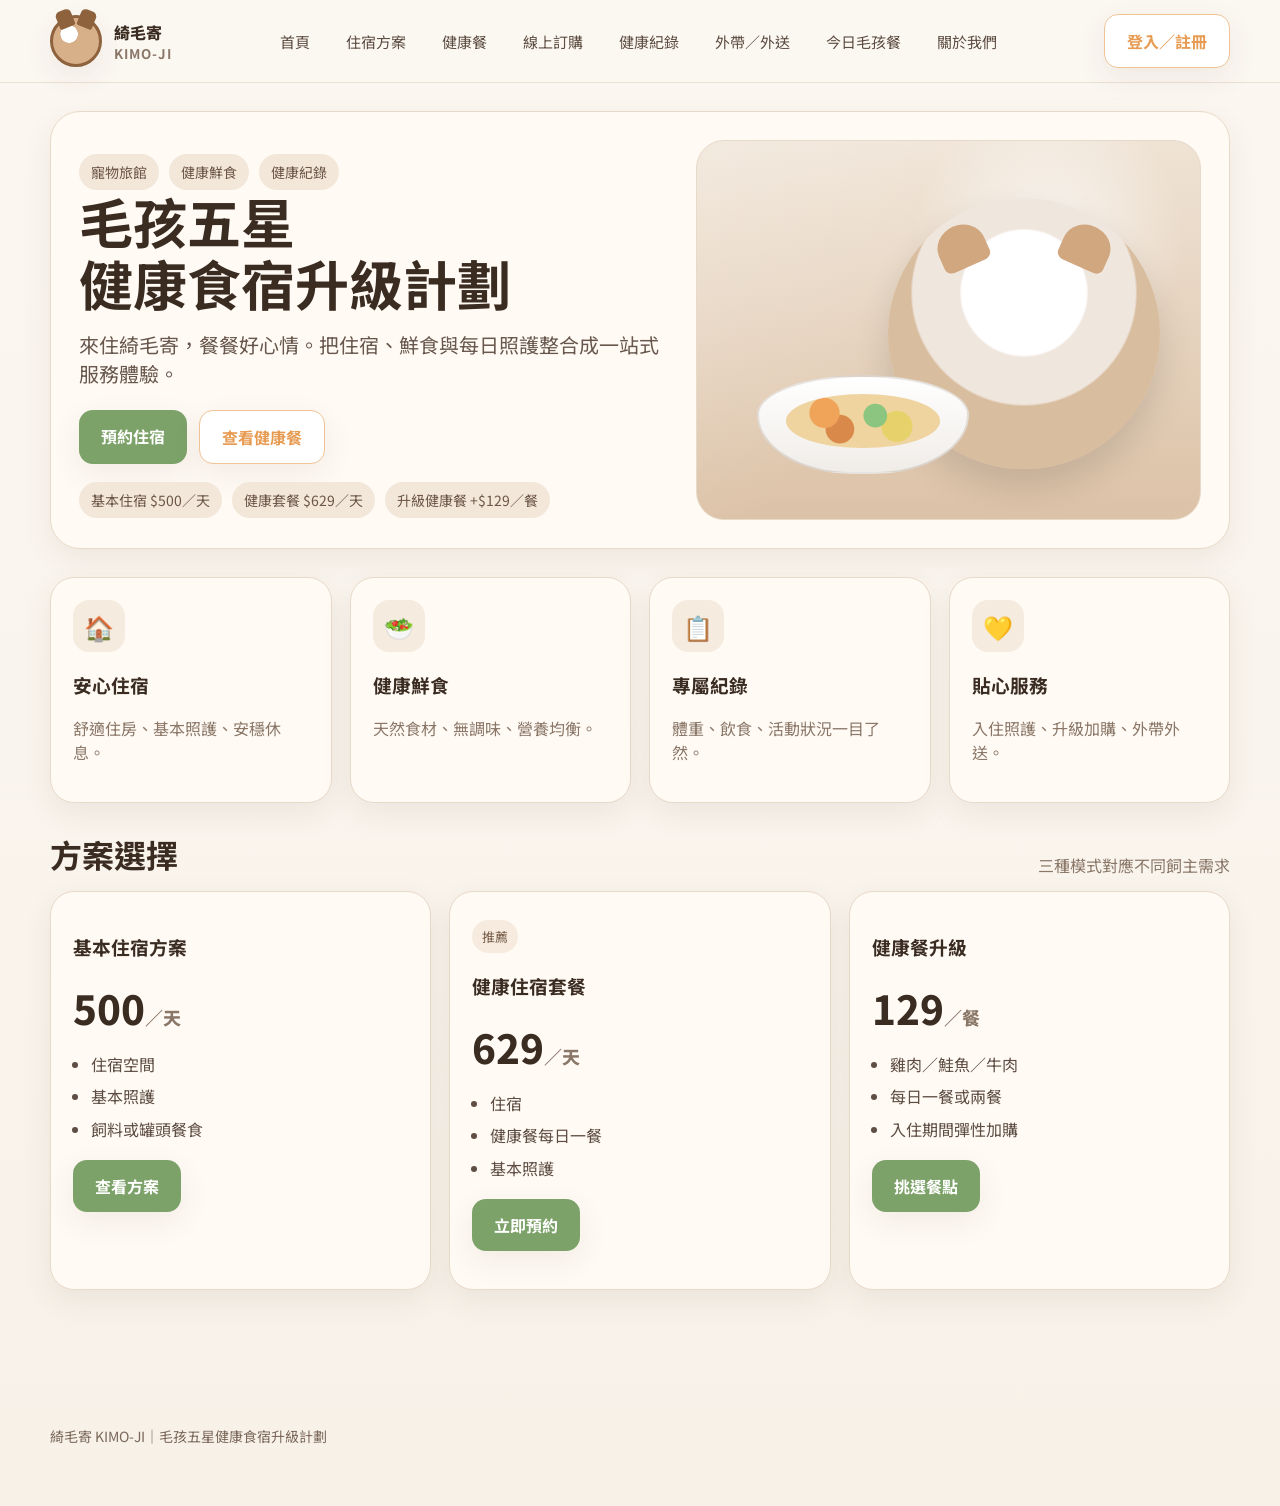
<file: index.html>
<!DOCTYPE html>
<html lang="zh-Hant">
<head>
  <meta charset="UTF-8">
  <meta name="viewport" content="width=device-width, initial-scale=1.0">
  <title>綺毛寄 KIMO-JI｜首頁</title>
  <link rel="preconnect" href="https://fonts.googleapis.com">
  <link rel="preconnect" href="https://fonts.gstatic.com" crossorigin>
  <link href="https://fonts.googleapis.com/css2?family=Noto+Sans+TC:wght@400;500;700;800&display=swap" rel="stylesheet">
  <link rel="stylesheet" href="style.css">
</head>
<body>
<header>
  <div class="container navbar">
    <a class="brand" href="index.html">
      <div class="logo" aria-hidden="true"></div>
      <div>
        綺毛寄
        <small>KIMO-JI</small>
      </div>
    </a>
    <nav>
      <a href="index.html">首頁</a>
      <a href="plans.html">住宿方案</a>
      <a href="menu.html">健康餐</a>
      <a href="order.html">線上訂購</a>
      <a href="records.html">健康紀錄</a>
      <a href="takeaway.html">外帶／外送</a>
      <a href="social.html">今日毛孩餐</a>
      <a href="about.html">關於我們</a>
    </nav>
    <a class="btn secondary" href="order.html">登入／註冊</a>
  </div>
</header>
 
<main class="page">
  <div class="container">
    <section class="hero">
      <div>
        <div class="badge-row"><span class="badge">寵物旅館</span><span class="badge">健康鮮食</span><span class="badge">健康紀錄</span></div>
        <h1>毛孩五星<br>健康食宿升級計劃</h1>
        <p>來住綺毛寄，餐餐好心情。把住宿、鮮食與每日照護整合成一站式服務體驗。</p>
        <div class="hero-actions">
          <a class="btn" href="order.html">預約住宿</a>
          <a class="btn secondary" href="menu.html">查看健康餐</a>
        </div>
        <div class="badge-row">
          <span class="badge">基本住宿 $500／天</span>
          <span class="badge">健康套餐 $629／天</span>
          <span class="badge">升級健康餐 +$129／餐</span>
        </div>
      </div>
      <div class="hero-visual">
        <div class="pet-circle"></div>
        <div class="bowl"></div>
      </div>
    </section>

    <section class="section grid grid-4">
      <article class="card"><div class="icon">🏠</div><h3>安心住宿</h3><p class="muted">舒適住房、基本照護、安穩休息。</p></article>
      <article class="card"><div class="icon">🥗</div><h3>健康鮮食</h3><p class="muted">天然食材、無調味、營養均衡。</p></article>
      <article class="card"><div class="icon">📋</div><h3>專屬紀錄</h3><p class="muted">體重、飲食、活動狀況一目了然。</p></article>
      <article class="card"><div class="icon">💛</div><h3>貼心服務</h3><p class="muted">入住照護、升級加購、外帶外送。</p></article>
    </section>

    <section class="section">
      <div class="section-title"><h2>方案選擇</h2><p>三種模式對應不同飼主需求</p></div>
      <div class="grid grid-3">
        <article class="card"><h3>基本住宿方案</h3><div class="price">500<small>／天</small></div><ul class="feature-list"><li>住宿空間</li><li>基本照護</li><li>飼料或罐頭餐食</li></ul><p><a class="btn" href="plans.html">查看方案</a></p></article>
        <article class="card"><span class="tag">推薦</span><h3>健康住宿套餐</h3><div class="price">629<small>／天</small></div><ul class="feature-list"><li>住宿</li><li>健康餐每日一餐</li><li>基本照護</li></ul><p><a class="btn" href="plans.html">立即預約</a></p></article>
        <article class="card"><h3>健康餐升級</h3><div class="price">129<small>／餐</small></div><ul class="feature-list"><li>雞肉／鮭魚／牛肉</li><li>每日一餐或兩餐</li><li>入住期間彈性加購</li></ul><p><a class="btn" href="menu.html">挑選餐點</a></p></article>
      </div>
    </section>
  </div>
</main>
<footer class="footer container small">
  <div>綺毛寄 KIMO-JI｜毛孩五星健康食宿升級計劃</div>
</footer>
</body>
</html>
</file>
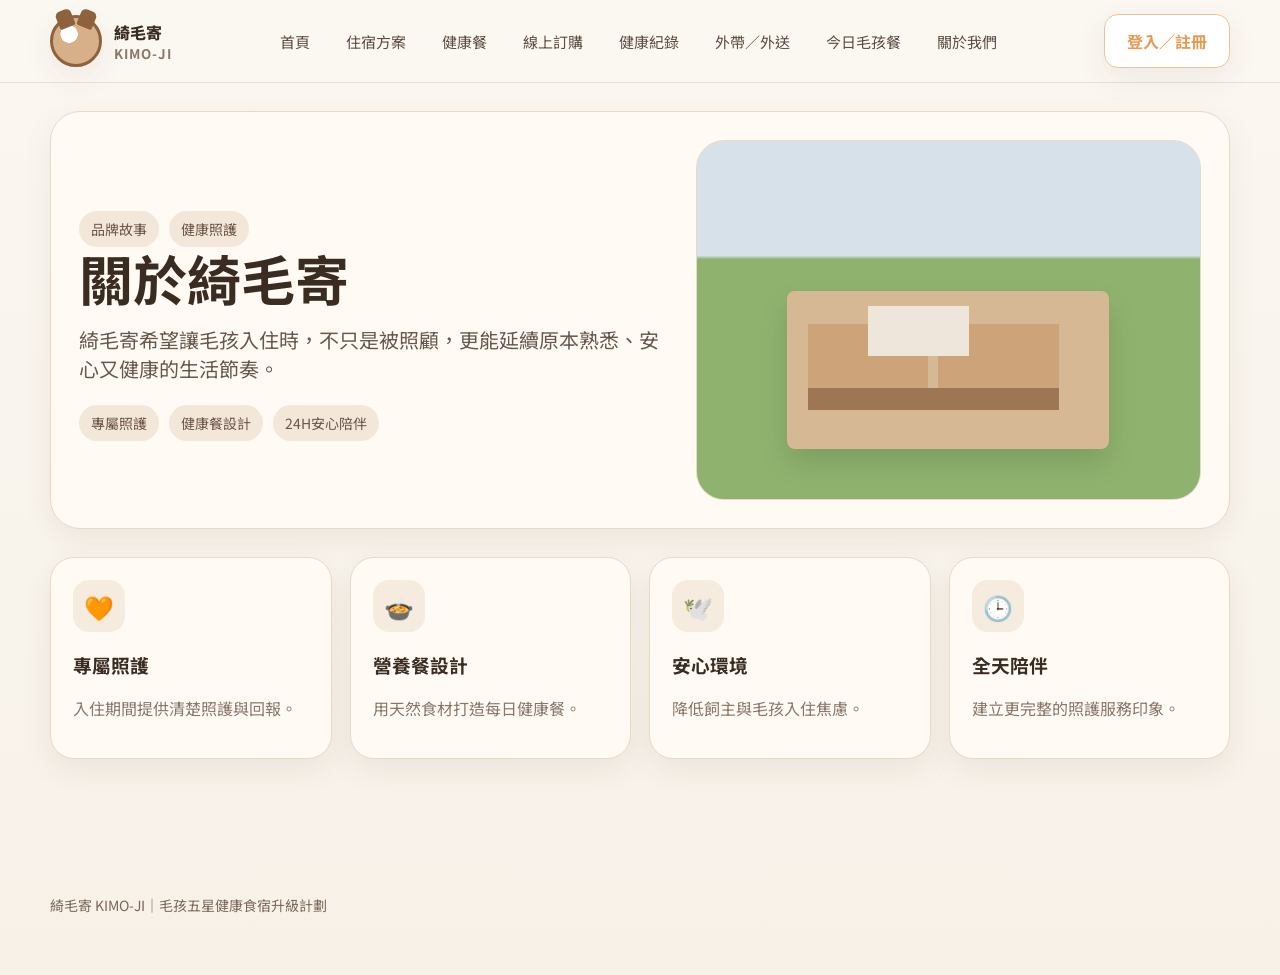
<file: about.html>
<!DOCTYPE html>
<html lang="zh-Hant">
<head>
  <meta charset="UTF-8">
  <meta name="viewport" content="width=device-width, initial-scale=1.0">
  <title>綺毛寄 KIMO-JI｜關於我們</title>
  <link rel="preconnect" href="https://fonts.googleapis.com">
  <link rel="preconnect" href="https://fonts.gstatic.com" crossorigin>
  <link href="https://fonts.googleapis.com/css2?family=Noto+Sans+TC:wght@400;500;700;800&display=swap" rel="stylesheet">
  <link rel="stylesheet" href="style.css">
</head>
<body>
<header>
  <div class="container navbar">
    <a class="brand" href="index.html">
      <div class="logo" aria-hidden="true"></div>
      <div>
        綺毛寄
        <small>KIMO-JI</small>
      </div>
    </a>
    <nav>
      <a href="index.html">首頁</a>
      <a href="plans.html">住宿方案</a>
      <a href="menu.html">健康餐</a>
      <a href="order.html">線上訂購</a>
      <a href="records.html">健康紀錄</a>
      <a href="takeaway.html">外帶／外送</a>
      <a href="social.html">今日毛孩餐</a>
      <a href="about.html">關於我們</a>
    </nav>
    <a class="btn secondary" href="order.html">登入／註冊</a>
  </div>
</header>

<main class="page"><div class="container">
  <section class="hero">
    <div>
      <div class="badge-row"><span class="badge">品牌故事</span><span class="badge">健康照護</span></div>
      <h1>關於綺毛寄</h1>
      <p>綺毛寄希望讓毛孩入住時，不只是被照顧，更能延續原本熟悉、安心又健康的生活節奏。</p>
      <div class="badge-row"><span class="badge">專屬照護</span><span class="badge">健康餐設計</span><span class="badge">24H安心陪伴</span></div>
    </div>
    <div class="photo-card" style="min-height:360px">
      <div style="position:absolute;inset:0;background:linear-gradient(180deg,#d7e1ea 0 32%,#8fb36f 33% 100%)"></div>
      <div style="position:absolute;left:18%;right:18%;bottom:14%;height:44%;background:#d7b894;border-radius:8px;box-shadow:0 14px 30px rgba(0,0,0,.12)"></div>
      <div style="position:absolute;left:22%;bottom:25%;width:24%;height:24%;background:#cda47a"></div>
      <div style="position:absolute;left:48%;bottom:25%;width:24%;height:24%;background:#cda47a"></div>
      <div style="position:absolute;left:22%;bottom:25%;width:50%;height:6%;background:#9f7654"></div>
      <div style="position:absolute;left:34%;bottom:40%;width:20%;height:14%;background:#eee6db"></div>
    </div>
  </section>
  <section class="section grid grid-4">
    <article class="card"><div class="icon">🧡</div><h3>專屬照護</h3><p class="muted">入住期間提供清楚照護與回報。</p></article>
    <article class="card"><div class="icon">🍲</div><h3>營養餐設計</h3><p class="muted">用天然食材打造每日健康餐。</p></article>
    <article class="card"><div class="icon">🕊️</div><h3>安心環境</h3><p class="muted">降低飼主與毛孩入住焦慮。</p></article>
    <article class="card"><div class="icon">🕒</div><h3>全天陪伴</h3><p class="muted">建立更完整的照護服務印象。</p></article>
  </section>
</div></main>
<footer class="footer container small">
  <div>綺毛寄 KIMO-JI｜毛孩五星健康食宿升級計劃</div>
</footer>
</body>
</html>
</file>
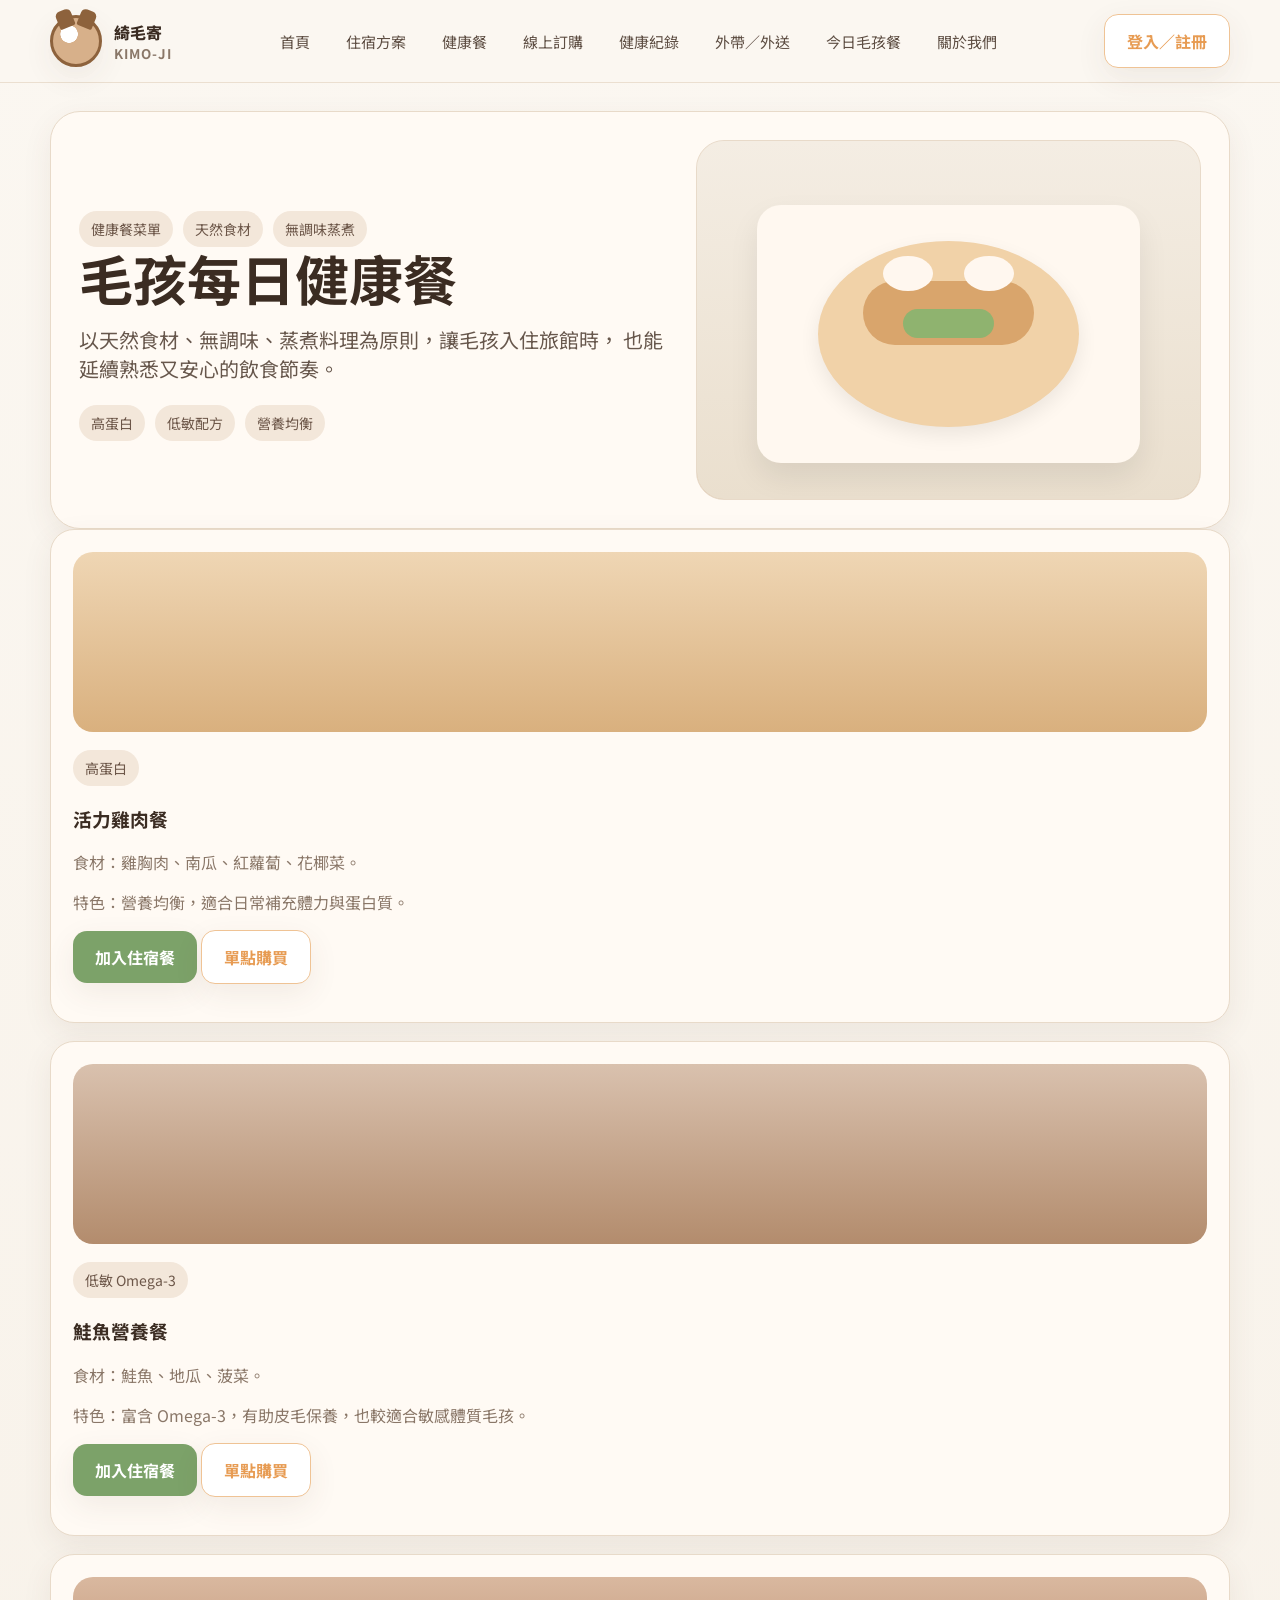
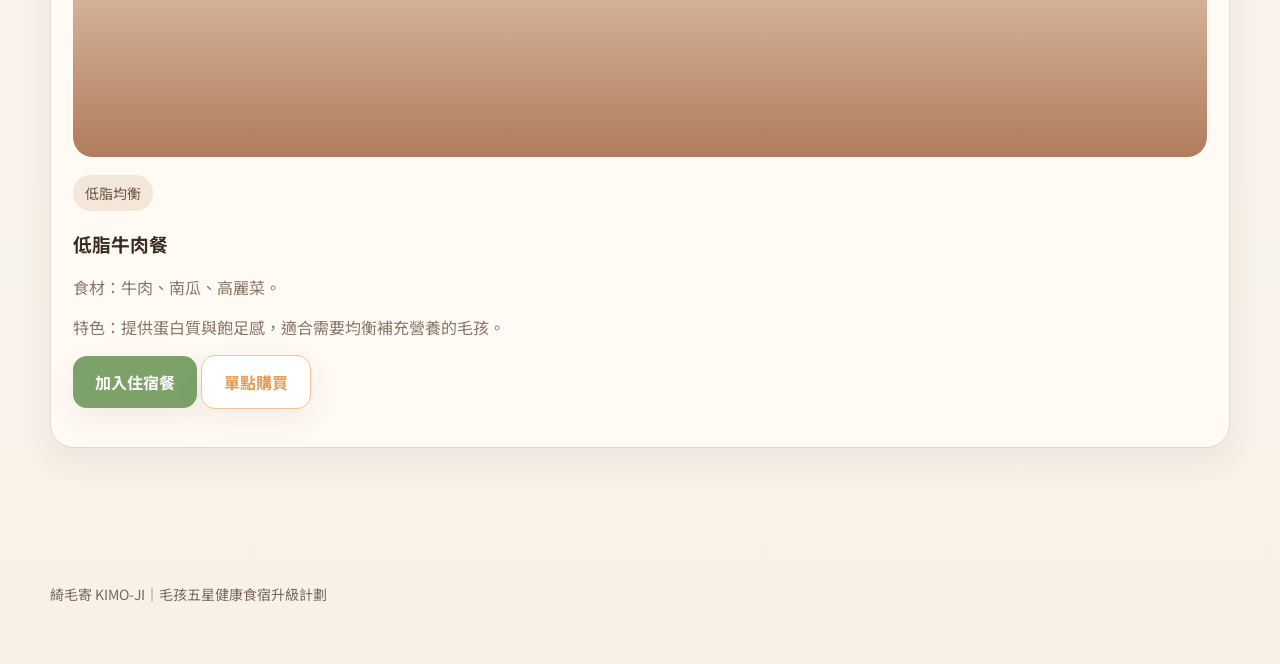
<file: menu.html>
<!DOCTYPE html>
<html lang="zh-Hant">
<head>
  <meta charset="UTF-8">
  <meta name="viewport" content="width=device-width, initial-scale=1.0">
  <title>綺毛寄 KIMO-JI｜健康餐菜單</title>
  <link rel="preconnect" href="https://fonts.googleapis.com">
  <link rel="preconnect" href="https://fonts.gstatic.com" crossorigin>
  <link href="https://fonts.googleapis.com/css2?family=Noto+Sans+TC:wght@400;500;700;800&display=swap" rel="stylesheet">
  <link rel="stylesheet" href="style.css">
</head>
<body>
<header>
  <div class="container navbar">
    <a class="brand" href="index.html">
      <div class="logo" aria-hidden="true"></div>
      <div>
        綺毛寄
        <small>KIMO-JI</small>
      </div>
    </a>
    <nav>
      <a href="index.html">首頁</a>
      <a href="plans.html">住宿方案</a>
      <a href="menu.html">健康餐</a>
      <a href="order.html">線上訂購</a>
      <a href="records.html">健康紀錄</a>
      <a href="takeaway.html">外帶／外送</a>
      <a href="social.html">今日毛孩餐</a>
      <a href="about.html">關於我們</a>
    </nav>
    <a class="btn secondary" href="order.html">登入／註冊</a>
  </div>
</header>

<main class="page">
  <div class="container">

    <section class="hero">
      <div>
        <div class="badge-row">
          <span class="badge">健康餐菜單</span>
          <span class="badge">天然食材</span>
          <span class="badge">無調味蒸煮</span>
        </div>
        <h1>毛孩每日健康餐</h1>
        <p>
          以天然食材、無調味、蒸煮料理為原則，讓毛孩入住旅館時，
          也能延續熟悉又安心的飲食節奏。
        </p>
        <div class="badge-row">
          <span class="badge">高蛋白</span>
          <span class="badge">低敏配方</span>
          <span class="badge">營養均衡</span>
        </div>
      </div>

      <div class="photo-card" style="min-height:360px; position:relative; overflow:hidden;">
        <div style="position:absolute; inset:0; background:linear-gradient(180deg,#f4ede3 0%,#eadfce 100%);"></div>
        <div style="position:absolute; left:12%; right:12%; bottom:10%; top:18%; background:#fff8f0; border-radius:24px; box-shadow:0 14px 30px rgba(0,0,0,.08);"></div>
        <div style="position:absolute; left:24%; top:28%; width:52%; height:52%; border-radius:50%; background:#f1d2a8; box-shadow:0 8px 20px rgba(0,0,0,.08);"></div>
        <div style="position:absolute; left:33%; top:39%; width:34%; height:18%; border-radius:999px; background:#d9a56c;"></div>
        <div style="position:absolute; left:37%; top:32%; width:10%; height:10%; border-radius:50%; background:#fff7ef;"></div>
        <div style="position:absolute; left:53%; top:32%; width:10%; height:10%; border-radius:50%; background:#fff7ef;"></div>
        <div style="position:absolute; left:41%; top:47%; width:18%; height:8%; border-radius:999px; background:#8fb36f;"></div>
      </div>
    </section>

    <section class="grid">
      <article class="card">
        <div style="height:180px; border-radius:20px; margin-bottom:18px; background:linear-gradient(180deg,#efd6b4,#d9b07e);"></div>
        <div class="badge-row">
          <span class="badge">高蛋白</span>
        </div>
        <h3>活力雞肉餐</h3>
        <p class="muted">
          食材：雞胸肉、南瓜、紅蘿蔔、花椰菜。
        </p>
        <p class="muted">
          特色：營養均衡，適合日常補充體力與蛋白質。
        </p>
        <p>
          <a class="btn" href="order.html">加入住宿餐</a>
          <a class="btn secondary" href="takeaway.html">單點購買</a>
        </p>
      </article>

      <article class="card">
        <div style="height:180px; border-radius:20px; margin-bottom:18px; background:linear-gradient(180deg,#d9c1ae,#b38c6d);"></div>
        <div class="badge-row">
          <span class="badge">低敏 Omega-3</span>
        </div>
        <h3>鮭魚營養餐</h3>
        <p class="muted">
          食材：鮭魚、地瓜、菠菜。
        </p>
        <p class="muted">
          特色：富含 Omega-3，有助皮毛保養，也較適合敏感體質毛孩。
        </p>
        <p>
          <a class="btn" href="order.html">加入住宿餐</a>
          <a class="btn secondary" href="takeaway.html">單點購買</a>
        </p>
      </article>

      <article class="card">
        <div style="height:180px; border-radius:20px; margin-bottom:18px; background:linear-gradient(180deg,#d9b89f,#b07c5c);"></div>
        <div class="badge-row">
          <span class="badge">低脂均衡</span>
        </div>
        <h3>低脂牛肉餐</h3>
        <p class="muted">
          食材：牛肉、南瓜、高麗菜。
        </p>
        <p class="muted">
          特色：提供蛋白質與飽足感，適合需要均衡補充營養的毛孩。
        </p>
        <p>
          <a class="btn" href="order.html">加入住宿餐</a>
          <a class="btn secondary" href="takeaway.html">單點購買</a>
        </p>
      </article>
    </section>

  </div>
</main>

<footer class="footer container small">
  <div>綺毛寄 KIMO-JI｜毛孩五星健康食宿升級計劃</div>
</footer>
</body>
</html>
</file>
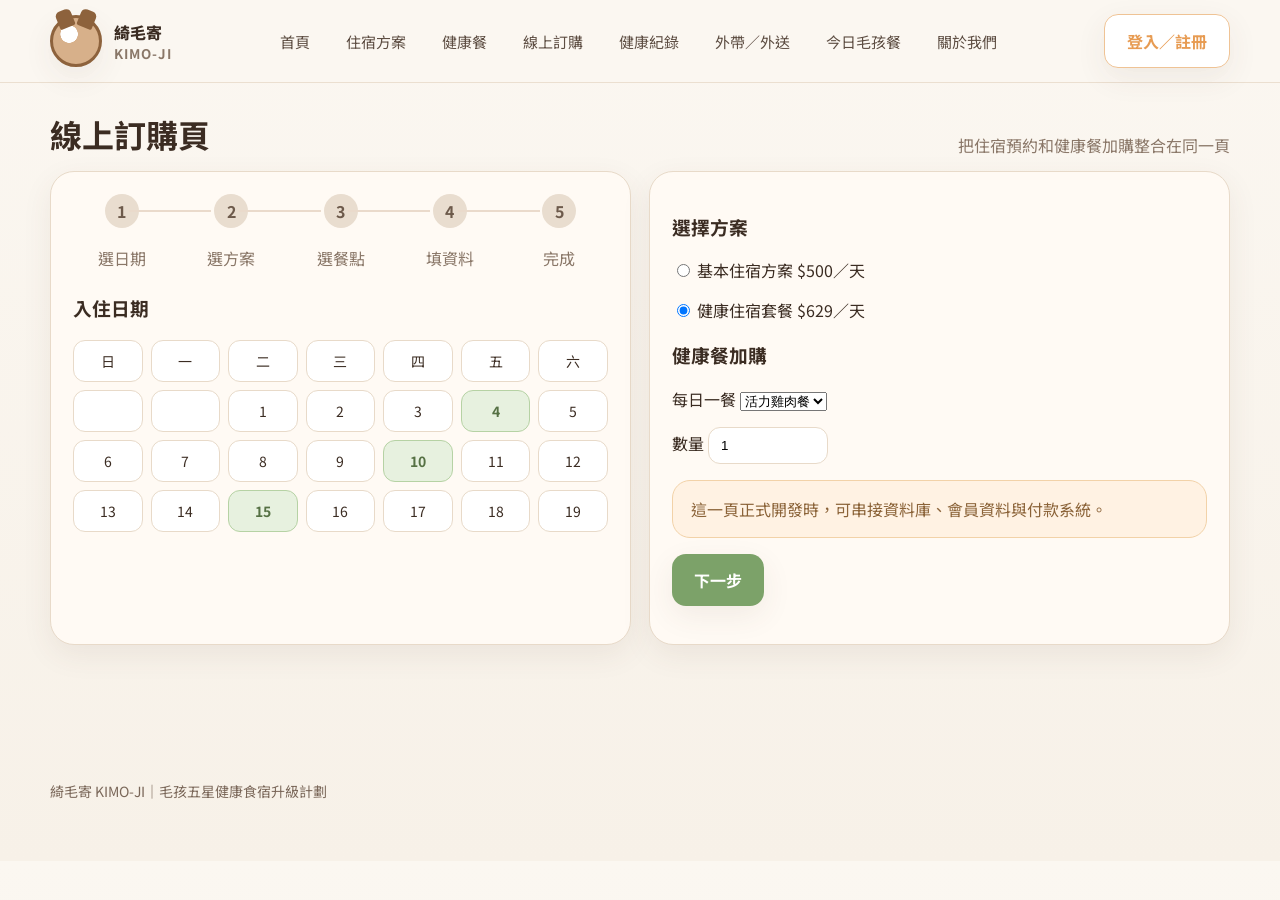
<file: order.html>
<!DOCTYPE html>
<html lang="zh-Hant">
<head>
  <meta charset="UTF-8">
  <meta name="viewport" content="width=device-width, initial-scale=1.0">
  <title>綺毛寄 KIMO-JI｜線上訂購</title>
  <link rel="preconnect" href="https://fonts.googleapis.com">
  <link rel="preconnect" href="https://fonts.gstatic.com" crossorigin>
  <link href="https://fonts.googleapis.com/css2?family=Noto+Sans+TC:wght@400;500;700;800&display=swap" rel="stylesheet">
  <link rel="stylesheet" href="style.css">
</head>
<body>
<header>
  <div class="container navbar">
    <a class="brand" href="index.html">
      <div class="logo" aria-hidden="true"></div>
      <div>
        綺毛寄
        <small>KIMO-JI</small>
      </div>
    </a>
    <nav>
      <a href="index.html">首頁</a>
      <a href="plans.html">住宿方案</a>
      <a href="menu.html">健康餐</a>
      <a href="order.html">線上訂購</a>
      <a href="records.html">健康紀錄</a>
      <a href="takeaway.html">外帶／外送</a>
      <a href="social.html">今日毛孩餐</a>
      <a href="about.html">關於我們</a>
    </nav>
    <a class="btn secondary" href="order.html">登入／註冊</a>
  </div>
</header>

<main class="page"><div class="container">
  <div class="section-title"><h2>線上訂購頁</h2><p>把住宿預約和健康餐加購整合在同一頁</p></div>
  <section class="grid grid-2">
    <article class="card"><ol class="steps"><li>選日期</li><li>選方案</li><li>選餐點</li><li>填資料</li><li>完成</li></ol>
      <h3 style="margin-top:24px">入住日期</h3>
      <div class="calendar">
        <span>日</span><span>一</span><span>二</span><span>三</span><span>四</span><span>五</span><span>六</span>
        <span></span><span></span><span>1</span><span>2</span><span>3</span><span class="on">4</span><span>5</span>
        <span>6</span><span>7</span><span>8</span><span>9</span><span class="on">10</span><span>11</span><span>12</span>
        <span>13</span><span>14</span><span class="on">15</span><span>16</span><span>17</span><span>18</span><span>19</span>
      </div>
    </article>
    <article class="card">
      <h3>選擇方案</h3>
      <p><label><input type="radio" name="plan"> 基本住宿方案 $500／天</label></p>
      <p><label><input type="radio" name="plan" checked> 健康住宿套餐 $629／天</label></p>
      <h3>健康餐加購</h3>
      <p><label>每日一餐 <select><option>活力雞肉餐</option><option>鮭魚營養餐</option></select></label></p>
      <p><label>數量 <input type="number" value="1" min="1" style="padding:10px 12px;border-radius:12px;border:1px solid var(--line);width:120px"></label></p>
      <div class="notice">這一頁正式開發時，可串接資料庫、會員資料與付款系統。</div>
      <p style="margin-top:16px"><a class="btn" href="#">下一步</a></p>
    </article>
  </section>
</div></main>
<footer class="footer container small">
  <div>綺毛寄 KIMO-JI｜毛孩五星健康食宿升級計劃</div>
</footer>
</body>
</html>
</file>
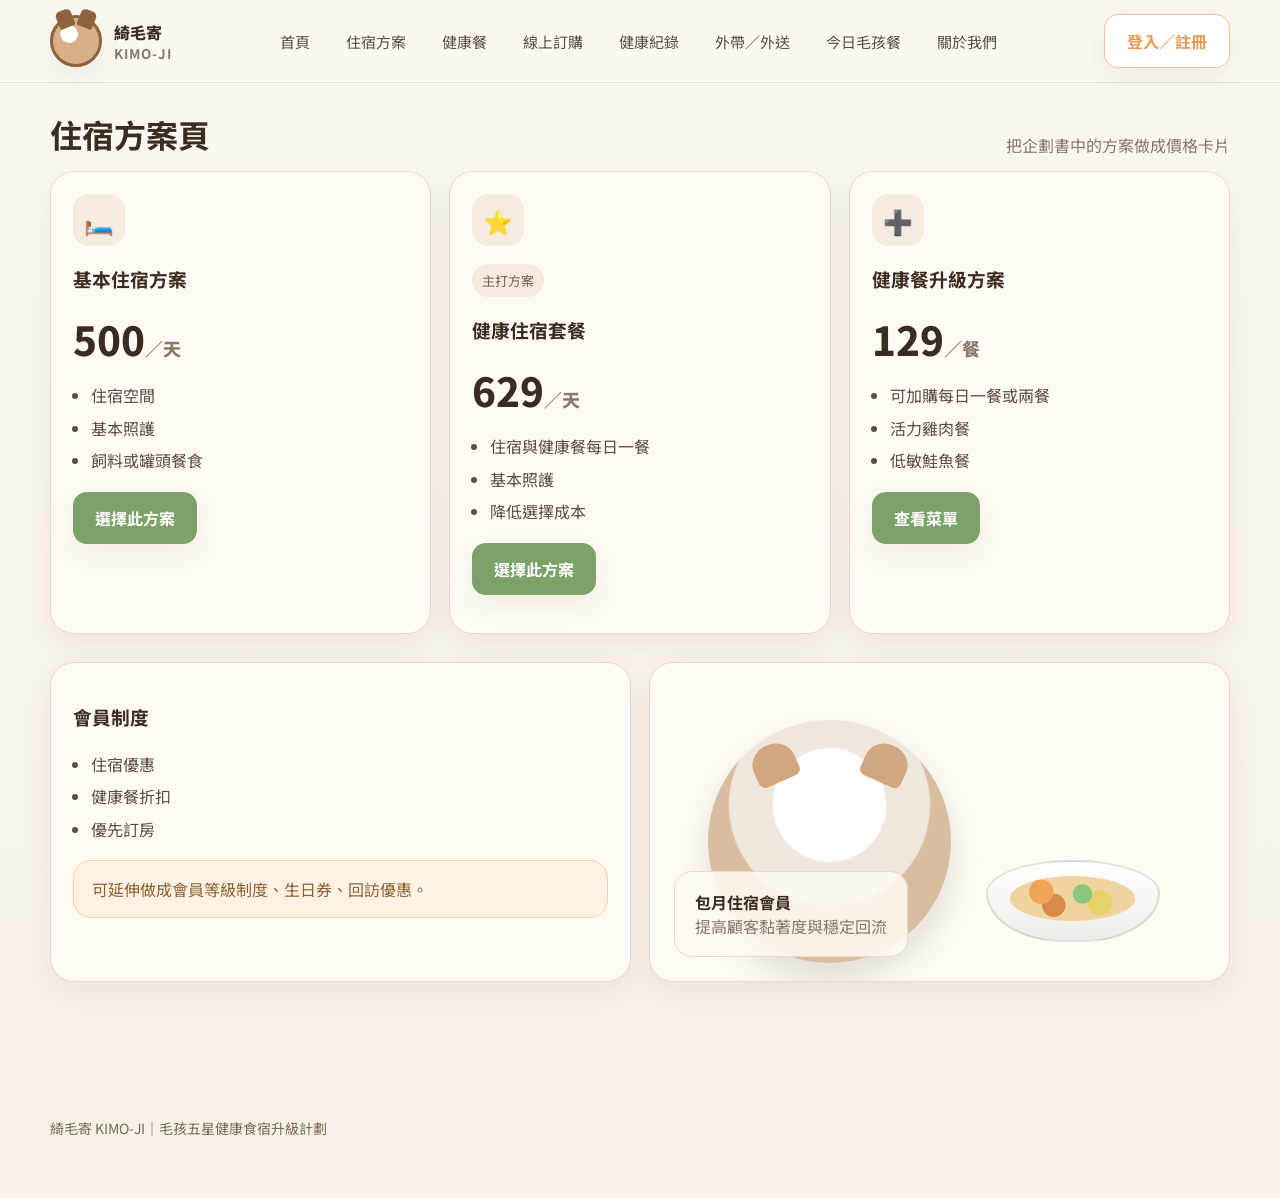
<file: plans.html>
<!DOCTYPE html>
<html lang="zh-Hant">
<head>
  <meta charset="UTF-8">
  <meta name="viewport" content="width=device-width, initial-scale=1.0">
  <title>綺毛寄 KIMO-JI｜住宿方案</title>
  <link rel="preconnect" href="https://fonts.googleapis.com">
  <link rel="preconnect" href="https://fonts.gstatic.com" crossorigin>
  <link href="https://fonts.googleapis.com/css2?family=Noto+Sans+TC:wght@400;500;700;800&display=swap" rel="stylesheet">
  <link rel="stylesheet" href="style.css">
</head>
<body>
<header>
  <div class="container navbar">
    <a class="brand" href="index.html">
      <div class="logo" aria-hidden="true"></div>
      <div>
        綺毛寄
        <small>KIMO-JI</small>
      </div>
    </a>
    <nav>
      <a href="index.html">首頁</a>
      <a href="plans.html">住宿方案</a>
      <a href="menu.html">健康餐</a>
      <a href="order.html">線上訂購</a>
      <a href="records.html">健康紀錄</a>
      <a href="takeaway.html">外帶／外送</a>
      <a href="social.html">今日毛孩餐</a>
      <a href="about.html">關於我們</a>
    </nav>
    <a class="btn secondary" href="order.html">登入／註冊</a>
  </div>
</header>

<main class="page"><div class="container">
  <div class="section-title"><h2>住宿方案頁</h2><p>把企劃書中的方案做成價格卡片</p></div>
  <section class="grid grid-3">
    <article class="card"><div class="icon">🛏️</div><h3>基本住宿方案</h3><div class="price">500<small>／天</small></div><ul class="feature-list"><li>住宿空間</li><li>基本照護</li><li>飼料或罐頭餐食</li></ul><p><a class="btn" href="order.html">選擇此方案</a></p></article>
    <article class="card"><div class="icon">⭐</div><span class="tag">主打方案</span><h3>健康住宿套餐</h3><div class="price">629<small>／天</small></div><ul class="feature-list"><li>住宿與健康餐每日一餐</li><li>基本照護</li><li>降低選擇成本</li></ul><p><a class="btn" href="order.html">選擇此方案</a></p></article>
    <article class="card"><div class="icon">➕</div><h3>健康餐升級方案</h3><div class="price">129<small>／餐</small></div><ul class="feature-list"><li>可加購每日一餐或兩餐</li><li>活力雞肉餐</li><li>低敏鮭魚餐</li></ul><p><a class="btn" href="menu.html">查看菜單</a></p></article>
  </section>
  <section class="section grid grid-2">
    <article class="card"><h3>會員制度</h3><ul class="feature-list"><li>住宿優惠</li><li>健康餐折扣</li><li>優先訂房</li></ul><p class="notice">可延伸做成會員等級制度、生日券、回訪優惠。</p></article>
    <article class="card photo-card" style="min-height:320px;padding:24px"><div class="pet-circle" style="width:42%;left:10%;right:auto;top:18%"></div><div class="bowl" style="width:30%;left:auto;right:12%"></div><div style="position:absolute;left:24px;bottom:24px;background:rgba(255,250,244,.88);padding:18px 20px;border-radius:18px;border:1px solid var(--line)"><strong>包月住宿會員</strong><div class="muted">提高顧客黏著度與穩定回流</div></div></article>
  </section>
</div></main>
<footer class="footer container small">
  <div>綺毛寄 KIMO-JI｜毛孩五星健康食宿升級計劃</div>
</footer>
</body>
</html>
</file>
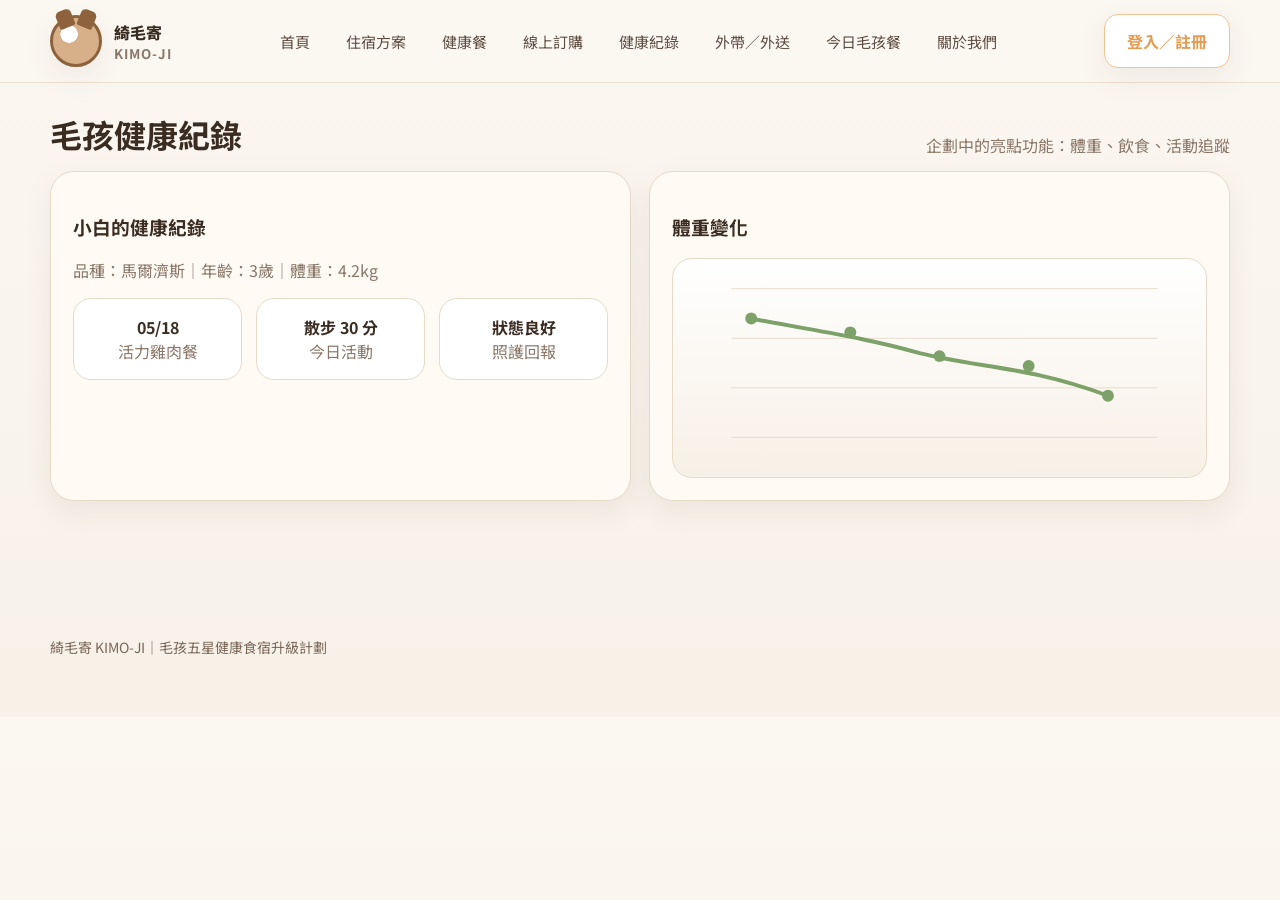
<file: records.html>
<!DOCTYPE html>
<html lang="zh-Hant">
<head>
  <meta charset="UTF-8">
  <meta name="viewport" content="width=device-width, initial-scale=1.0">
  <title>綺毛寄 KIMO-JI｜健康紀錄</title>
  <link rel="preconnect" href="https://fonts.googleapis.com">
  <link rel="preconnect" href="https://fonts.gstatic.com" crossorigin>
  <link href="https://fonts.googleapis.com/css2?family=Noto+Sans+TC:wght@400;500;700;800&display=swap" rel="stylesheet">
  <link rel="stylesheet" href="style.css">
</head>
<body>
<header>
  <div class="container navbar">
    <a class="brand" href="index.html">
      <div class="logo" aria-hidden="true"></div>
      <div>
        綺毛寄
        <small>KIMO-JI</small>
      </div>
    </a>
    <nav>
      <a href="index.html">首頁</a>
      <a href="plans.html">住宿方案</a>
      <a href="menu.html">健康餐</a>
      <a href="order.html">線上訂購</a>
      <a href="records.html">健康紀錄</a>
      <a href="takeaway.html">外帶／外送</a>
      <a href="social.html">今日毛孩餐</a>
      <a href="about.html">關於我們</a>
    </nav>
    <a class="btn secondary" href="order.html">登入／註冊</a>
  </div>
</header>

<main class="page"><div class="container">
  <div class="section-title"><h2>毛孩健康紀錄</h2><p>企劃中的亮點功能：體重、飲食、活動追蹤</p></div>
  <section class="grid grid-2">
    <article class="card">
      <h3>小白的健康紀錄</h3>
      <p class="muted">品種：馬爾濟斯｜年齡：3歲｜體重：4.2kg</p>
      <div class="stats">
        <div class="stat"><strong>05/18</strong><div class="muted">活力雞肉餐</div></div>
        <div class="stat"><strong>散步 30 分</strong><div class="muted">今日活動</div></div>
        <div class="stat"><strong>狀態良好</strong><div class="muted">照護回報</div></div>
      </div>
    </article>
    <article class="card">
      <h3>體重變化</h3>
      <div class="chart">
        <svg viewBox="0 0 500 220" fill="none" xmlns="http://www.w3.org/2000/svg">
          <path d="M40 30H470M40 80H470M40 130H470M40 180H470" stroke="#e9dccd"/>
          <path d="M60 60C120 72 170 78 230 95C290 110 340 108 420 138" stroke="#7ca269" stroke-width="4" stroke-linecap="round"/>
          <circle cx="60" cy="60" r="6" fill="#7ca269"/><circle cx="160" cy="74" r="6" fill="#7ca269"/><circle cx="250" cy="98" r="6" fill="#7ca269"/><circle cx="340" cy="108" r="6" fill="#7ca269"/><circle cx="420" cy="138" r="6" fill="#7ca269"/>
        </svg>
      </div>
    </article>
  </section>
</div></main>
<footer class="footer container small">
  <div>綺毛寄 KIMO-JI｜毛孩五星健康食宿升級計劃</div>
</footer>
</body>
</html>
</file>
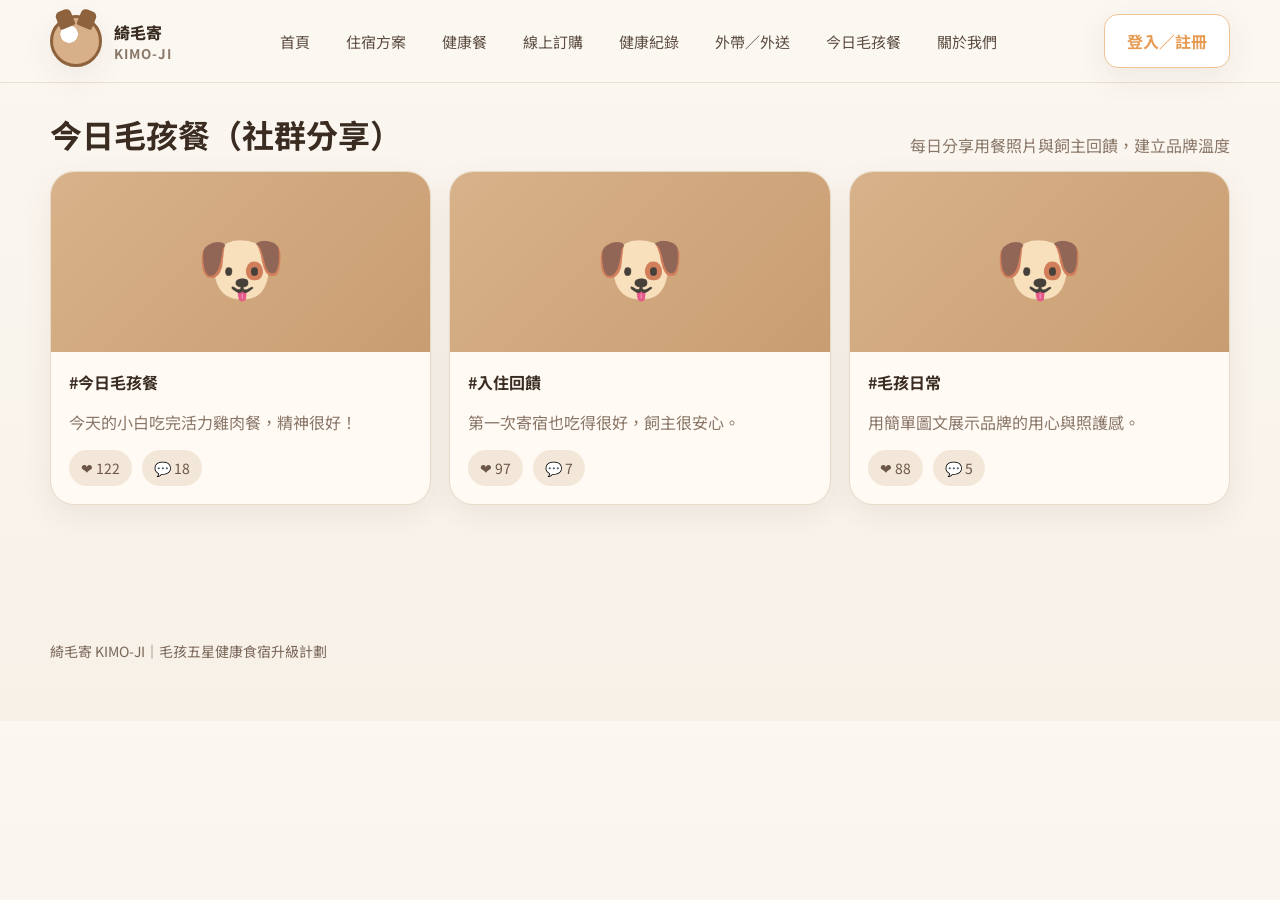
<file: social.html>
<!DOCTYPE html>
<html lang="zh-Hant">
<head>
  <meta charset="UTF-8">
  <meta name="viewport" content="width=device-width, initial-scale=1.0">
  <title>綺毛寄 KIMO-JI｜今日毛孩餐</title>
  <link rel="preconnect" href="https://fonts.googleapis.com">
  <link rel="preconnect" href="https://fonts.gstatic.com" crossorigin>
  <link href="https://fonts.googleapis.com/css2?family=Noto+Sans+TC:wght@400;500;700;800&display=swap" rel="stylesheet">
  <link rel="stylesheet" href="style.css">
</head>
<body>
<header>
  <div class="container navbar">
    <a class="brand" href="index.html">
      <div class="logo" aria-hidden="true"></div>
      <div>
        綺毛寄
        <small>KIMO-JI</small>
      </div>
    </a>
    <nav>
      <a href="index.html">首頁</a>
      <a href="plans.html">住宿方案</a>
      <a href="menu.html">健康餐</a>
      <a href="order.html">線上訂購</a>
      <a href="records.html">健康紀錄</a>
      <a href="takeaway.html">外帶／外送</a>
      <a href="social.html">今日毛孩餐</a>
      <a href="about.html">關於我們</a>
    </nav>
    <a class="btn secondary" href="order.html">登入／註冊</a>
  </div>
</header>

<main class="page"><div class="container">
  <div class="section-title"><h2>今日毛孩餐（社群分享）</h2><p>每日分享用餐照片與飼主回饋，建立品牌溫度</p></div>
  <section class="grid grid-3">
    <article class="card social-post"><div class="img"></div><div class="body"><strong>#今日毛孩餐</strong><p class="muted">今天的小白吃完活力雞肉餐，精神很好！</p><div class="badge-row"><span class="badge">❤ 122</span><span class="badge">💬 18</span></div></div></article>
    <article class="card social-post"><div class="img"></div><div class="body"><strong>#入住回饋</strong><p class="muted">第一次寄宿也吃得很好，飼主很安心。</p><div class="badge-row"><span class="badge">❤ 97</span><span class="badge">💬 7</span></div></div></article>
    <article class="card social-post"><div class="img"></div><div class="body"><strong>#毛孩日常</strong><p class="muted">用簡單圖文展示品牌的用心與照護感。</p><div class="badge-row"><span class="badge">❤ 88</span><span class="badge">💬 5</span></div></div></article>
  </section>
</div></main>
<footer class="footer container small">
  <div>綺毛寄 KIMO-JI｜毛孩五星健康食宿升級計劃</div>
</footer>
</body>
</html>
</file>
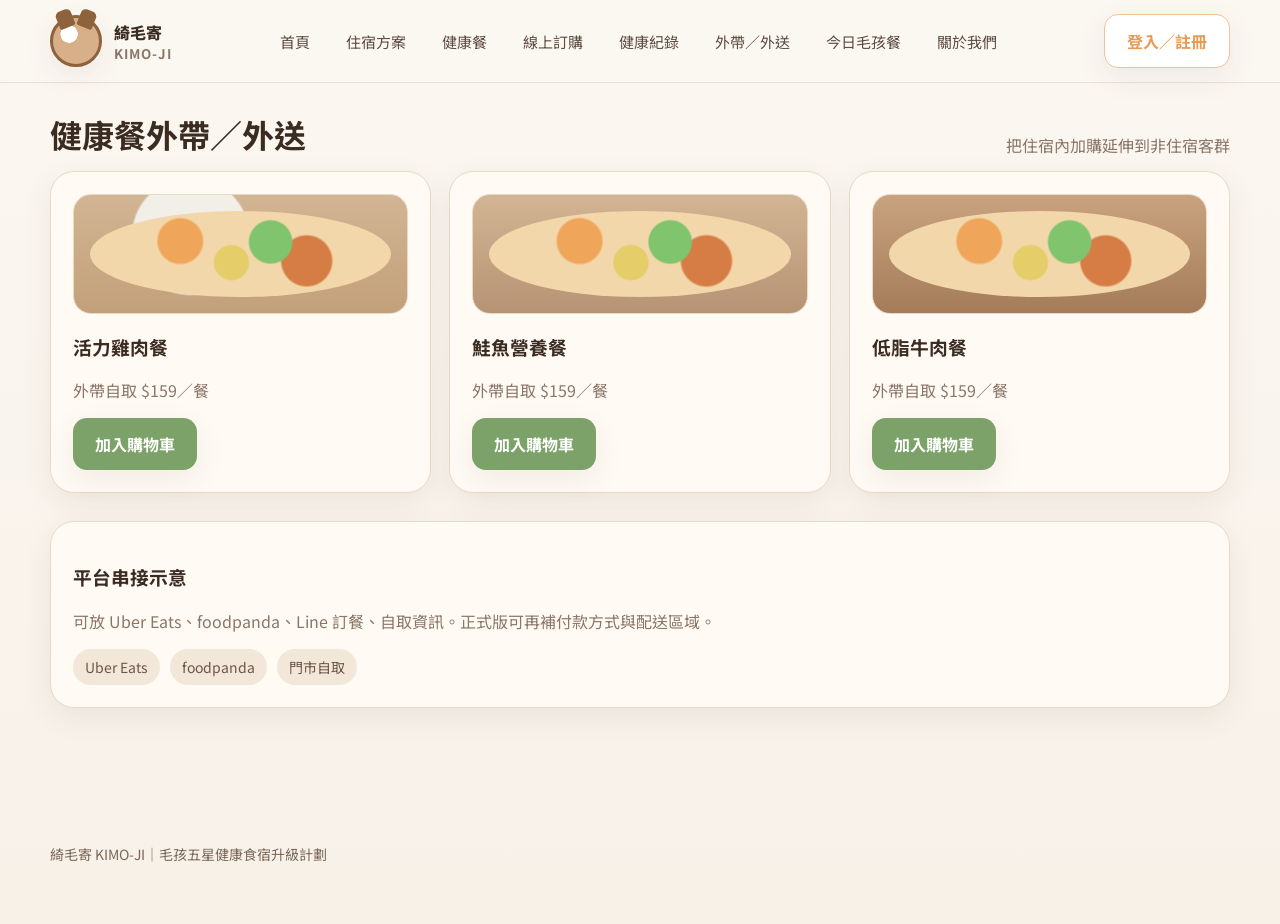
<file: takeaway.html>
<!DOCTYPE html>
<html lang="zh-Hant">
<head>
  <meta charset="UTF-8">
  <meta name="viewport" content="width=device-width, initial-scale=1.0">
  <title>綺毛寄 KIMO-JI｜外帶外送</title>
  <link rel="preconnect" href="https://fonts.googleapis.com">
  <link rel="preconnect" href="https://fonts.gstatic.com" crossorigin>
  <link href="https://fonts.googleapis.com/css2?family=Noto+Sans+TC:wght@400;500;700;800&display=swap" rel="stylesheet">
  <link rel="stylesheet" href="style.css">
</head>
<body>
<header>
  <div class="container navbar">
    <a class="brand" href="index.html">
      <div class="logo" aria-hidden="true"></div>
      <div>
        綺毛寄
        <small>KIMO-JI</small>
      </div>
    </a>
    <nav>
      <a href="index.html">首頁</a>
      <a href="plans.html">住宿方案</a>
      <a href="menu.html">健康餐</a>
      <a href="order.html">線上訂購</a>
      <a href="records.html">健康紀錄</a>
      <a href="takeaway.html">外帶／外送</a>
      <a href="social.html">今日毛孩餐</a>
      <a href="about.html">關於我們</a>
    </nav>
    <a class="btn secondary" href="order.html">登入／註冊</a>
  </div>
</header>

<main class="page"><div class="container">
  <div class="section-title"><h2>健康餐外帶／外送</h2><p>把住宿內加購延伸到非住宿客群</p></div>
  <section class="grid grid-3">
    <article class="card"><div class="food-thumb"></div><h3>活力雞肉餐</h3><p class="muted">外帶自取 $159／餐</p><a class="btn" href="#">加入購物車</a></article>
    <article class="card"><div class="food-thumb" style="background:linear-gradient(180deg,#d2b594,#b69374)"></div><h3>鮭魚營養餐</h3><p class="muted">外帶自取 $159／餐</p><a class="btn" href="#">加入購物車</a></article>
    <article class="card"><div class="food-thumb" style="background:linear-gradient(180deg,#c9a27f,#a47c5a)"></div><h3>低脂牛肉餐</h3><p class="muted">外帶自取 $159／餐</p><a class="btn" href="#">加入購物車</a></article>
  </section>
  <section class="section card"><h3>平台串接示意</h3><p class="muted">可放 Uber Eats、foodpanda、Line 訂餐、自取資訊。正式版可再補付款方式與配送區域。</p><div class="badge-row"><span class="badge">Uber Eats</span><span class="badge">foodpanda</span><span class="badge">門市自取</span></div></section>
</div></main>
<footer class="footer container small">
  <div>綺毛寄 KIMO-JI｜毛孩五星健康食宿升級計劃</div>
</footer>
</body>
</html>
</file>
<file: style.css>
:root{
  --bg:#f7f1e8;
  --card:#fffaf4;
  --line:#e8dac9;
  --text:#3b2c22;
  --muted:#8a7768;
  --primary:#7ca269;
  --primary-dark:#658553;
  --accent:#e79b52;
  --shadow:0 10px 30px rgba(90,65,45,.08);
  --radius:22px;
}
*{box-sizing:border-box}
body{
  margin:0;
  font-family:"Noto Sans TC","Microsoft JhengHei",sans-serif;
  color:var(--text);
  background:linear-gradient(180deg,#fbf7f1 0%,var(--bg) 100%);
}
a{color:inherit;text-decoration:none}
img{max-width:100%;display:block}
.container{width:min(1180px,calc(100% - 32px));margin:0 auto}
header{
  position:sticky;top:0;z-index:20;
  backdrop-filter: blur(10px);
  background:rgba(251,247,241,.84);
  border-bottom:1px solid rgba(232,218,201,.8);
}
.navbar{display:flex;align-items:center;justify-content:space-between;padding:14px 0;gap:18px}
.brand{display:flex;align-items:center;gap:12px;font-weight:800}
.logo{
  width:52px;height:52px;border-radius:50%;
  background:radial-gradient(circle at 35% 35%,#fff 0 20%,#d7b08a 21% 100%);
  border:3px solid #8d623c; position:relative; box-shadow:var(--shadow);
}
.logo:before,.logo:after{content:"";position:absolute;top:-8px;width:16px;height:18px;background:#8d623c;border-radius:5px 5px 2px 2px}
.logo:before{left:4px;transform:rotate(-22deg)}
.logo:after{right:4px;transform:rotate(22deg)}
.brand small{display:block;color:var(--muted);font-weight:700;letter-spacing:1px}
nav{display:flex;flex-wrap:wrap;gap:8px}
nav a{padding:10px 14px;border-radius:999px;color:#5d4d42;font-size:15px}
nav a.active, nav a:hover{background:#efe3d5;color:#3d2d22}
.btn{display:inline-block;background:var(--primary);color:#fff;padding:14px 22px;border-radius:14px;font-weight:700;box-shadow:var(--shadow)}
.btn:hover{background:var(--primary-dark)}
.btn.secondary{background:#fff;color:var(--accent);border:1px solid #efc395}
.page{padding:28px 0 60px}
.hero{display:grid;grid-template-columns:1.08fr .92fr;gap:24px;align-items:center;padding:28px;border-radius:30px;background:var(--card);box-shadow:var(--shadow);border:1px solid var(--line)}
.hero h1{font-size:54px;line-height:1.15;margin:0 0 16px}
.hero p{font-size:20px;color:#67574c;margin:0 0 22px}
.hero-actions{display:flex;flex-wrap:wrap;gap:12px;margin-bottom:18px}
.badge-row{display:flex;flex-wrap:wrap;gap:10px;margin-top:12px}
.badge{padding:8px 12px;border-radius:999px;background:#f3e7da;color:#6c5648;font-size:14px}
.hero-visual,.photo-card{border-radius:28px;overflow:hidden;border:1px solid var(--line);background:linear-gradient(180deg,#efe3d5,#dcc2a7);min-height:380px;position:relative}
.hero-visual:before{content:"";position:absolute;inset:0;background:radial-gradient(circle at 70% 25%,rgba(255,255,255,.7),transparent 30%),linear-gradient(135deg,rgba(255,255,255,.25),transparent 50%)}
.pet-circle{position:absolute;right:8%;top:15%;width:54%;aspect-ratio:1;border-radius:50%;background:radial-gradient(circle at 50% 35%,#fff 0 28%,#efe6de 29% 50%,#d9bd9f 51% 100%);box-shadow:0 18px 35px rgba(0,0,0,.12)}
.pet-circle:before,.pet-circle:after{content:"";position:absolute;top:10%;width:18%;height:16%;background:#d0a77f;border-radius:60% 60% 20% 20%}
.pet-circle:before{left:18%;transform:rotate(-24deg)}
.pet-circle:after{right:18%;transform:rotate(24deg)}
.bowl{position:absolute;left:12%;bottom:12%;width:42%;height:26%;background:linear-gradient(180deg,#fff,#f0ece8);border-radius:50% 50% 45% 45%/40% 40% 60% 60%;border:2px solid rgba(125,102,72,.18)}
.bowl:before{content:"";position:absolute;inset:18% 13% 25%;border-radius:50%;background:radial-gradient(circle at 25% 35%,#f0a45a 0 12%,transparent 13%),radial-gradient(circle at 58% 40%,#8bc57f 0 12%,transparent 13%),radial-gradient(circle at 72% 60%,#e7d16a 0 13%,transparent 14%),radial-gradient(circle at 35% 65%,#d98949 0 13%,transparent 14%),#efd4a0}
.section{margin-top:28px}
.section-title{display:flex;align-items:end;justify-content:space-between;gap:16px;margin-bottom:14px}
.section-title h2{margin:0;font-size:32px}
.section-title p{margin:0;color:var(--muted)}
.grid{display:grid;gap:18px}
.grid-3{grid-template-columns:repeat(3,1fr)}
.grid-4{grid-template-columns:repeat(4,1fr)}
.grid-2{grid-template-columns:repeat(2,1fr)}
.card{background:var(--card);border:1px solid var(--line);border-radius:24px;padding:22px;box-shadow:var(--shadow)}
.icon{width:52px;height:52px;border-radius:16px;background:#f5ebdf;display:grid;place-items:center;font-size:24px;margin-bottom:12px}
.muted{color:var(--muted)}
.price{font-size:40px;font-weight:800;margin:10px 0 12px}
.price small{font-size:18px;color:var(--muted)}
.feature-list{padding-left:18px;margin:0;line-height:1.9;color:#5d4d42}
.feature-list li{margin-bottom:2px}
.tag{display:inline-block;padding:7px 10px;border-radius:999px;font-size:13px;background:#f6ebde;color:#7a604d;margin:6px 6px 0 0}
.menu-card{display:grid;grid-template-columns:140px 1fr;gap:18px;align-items:center}
.food-thumb{height:120px;border-radius:18px;background:radial-gradient(circle at 35% 35%,#fff 0 8%,#f2efe8 9% 25%,transparent 26%),linear-gradient(180deg,#d2b594,#c2a07a);position:relative;overflow:hidden;border:1px solid var(--line)}
.food-thumb:before{content:"";position:absolute;inset:16px;border-radius:50%;background:radial-gradient(circle at 30% 35%,#f0a65a 0 10%,transparent 11%),radial-gradient(circle at 60% 36%,#81c46e 0 11%,transparent 12%),radial-gradient(circle at 47% 60%,#e5cd6a 0 10%,transparent 11%),radial-gradient(circle at 72% 58%,#d67d46 0 11%,transparent 12%),#f2d7aa}
.steps{display:flex;justify-content:space-between;gap:12px;counter-reset:item;padding:0;margin:0;list-style:none}
.steps li{flex:1;text-align:center;color:var(--muted);position:relative;padding-top:52px}
.steps li:before{counter-increment:item;content:counter(item);position:absolute;top:0;left:50%;transform:translateX(-50%);width:34px;height:34px;border-radius:50%;display:grid;place-items:center;background:#e9ddcf;color:#6d5a4b;font-weight:700}
.steps li:after{content:"";position:absolute;top:16px;left:58%;width:84%;height:2px;background:#eadacb}
.steps li:last-child:after{display:none}
.calendar{display:grid;grid-template-columns:repeat(7,1fr);gap:8px;font-size:14px;margin-top:14px}
.calendar span{padding:10px 0;background:#fff;border:1px solid var(--line);border-radius:12px;text-align:center}
.calendar .on{background:#e7f1df;border-color:#b6d2a4;color:#567144;font-weight:700}
.stats{display:grid;grid-template-columns:1fr 1fr 1fr;gap:14px;margin-top:16px}
.stat{padding:16px;border-radius:18px;background:#fff;border:1px solid var(--line);text-align:center}
.chart{height:220px;border-radius:20px;background:linear-gradient(180deg,#fff,#f7f0e6);border:1px solid var(--line);position:relative;overflow:hidden}
.chart svg{position:absolute;inset:0;width:100%;height:100%}
.social-post{overflow:hidden;padding:0}
.social-post .img{height:180px;background:linear-gradient(135deg,#d8b28a,#c99d72);position:relative}
.social-post .img:before{content:"🐶";position:absolute;inset:0;display:grid;place-items:center;font-size:72px;opacity:.85}
.social-post .body{padding:18px}
.footer{margin-top:48px;padding:28px 0 60px;color:#7a6759}
.small{font-size:14px}
.notice{padding:16px 18px;background:#fff2e3;border:1px solid #f2d2a8;border-radius:18px;color:#8b6338}
@media (max-width: 980px){
  .hero,.grid-4,.grid-3,.grid-2,.menu-card{grid-template-columns:1fr}
  .hero h1{font-size:40px}
  nav{display:none}
  .stats{grid-template-columns:1fr}
}
</file>
